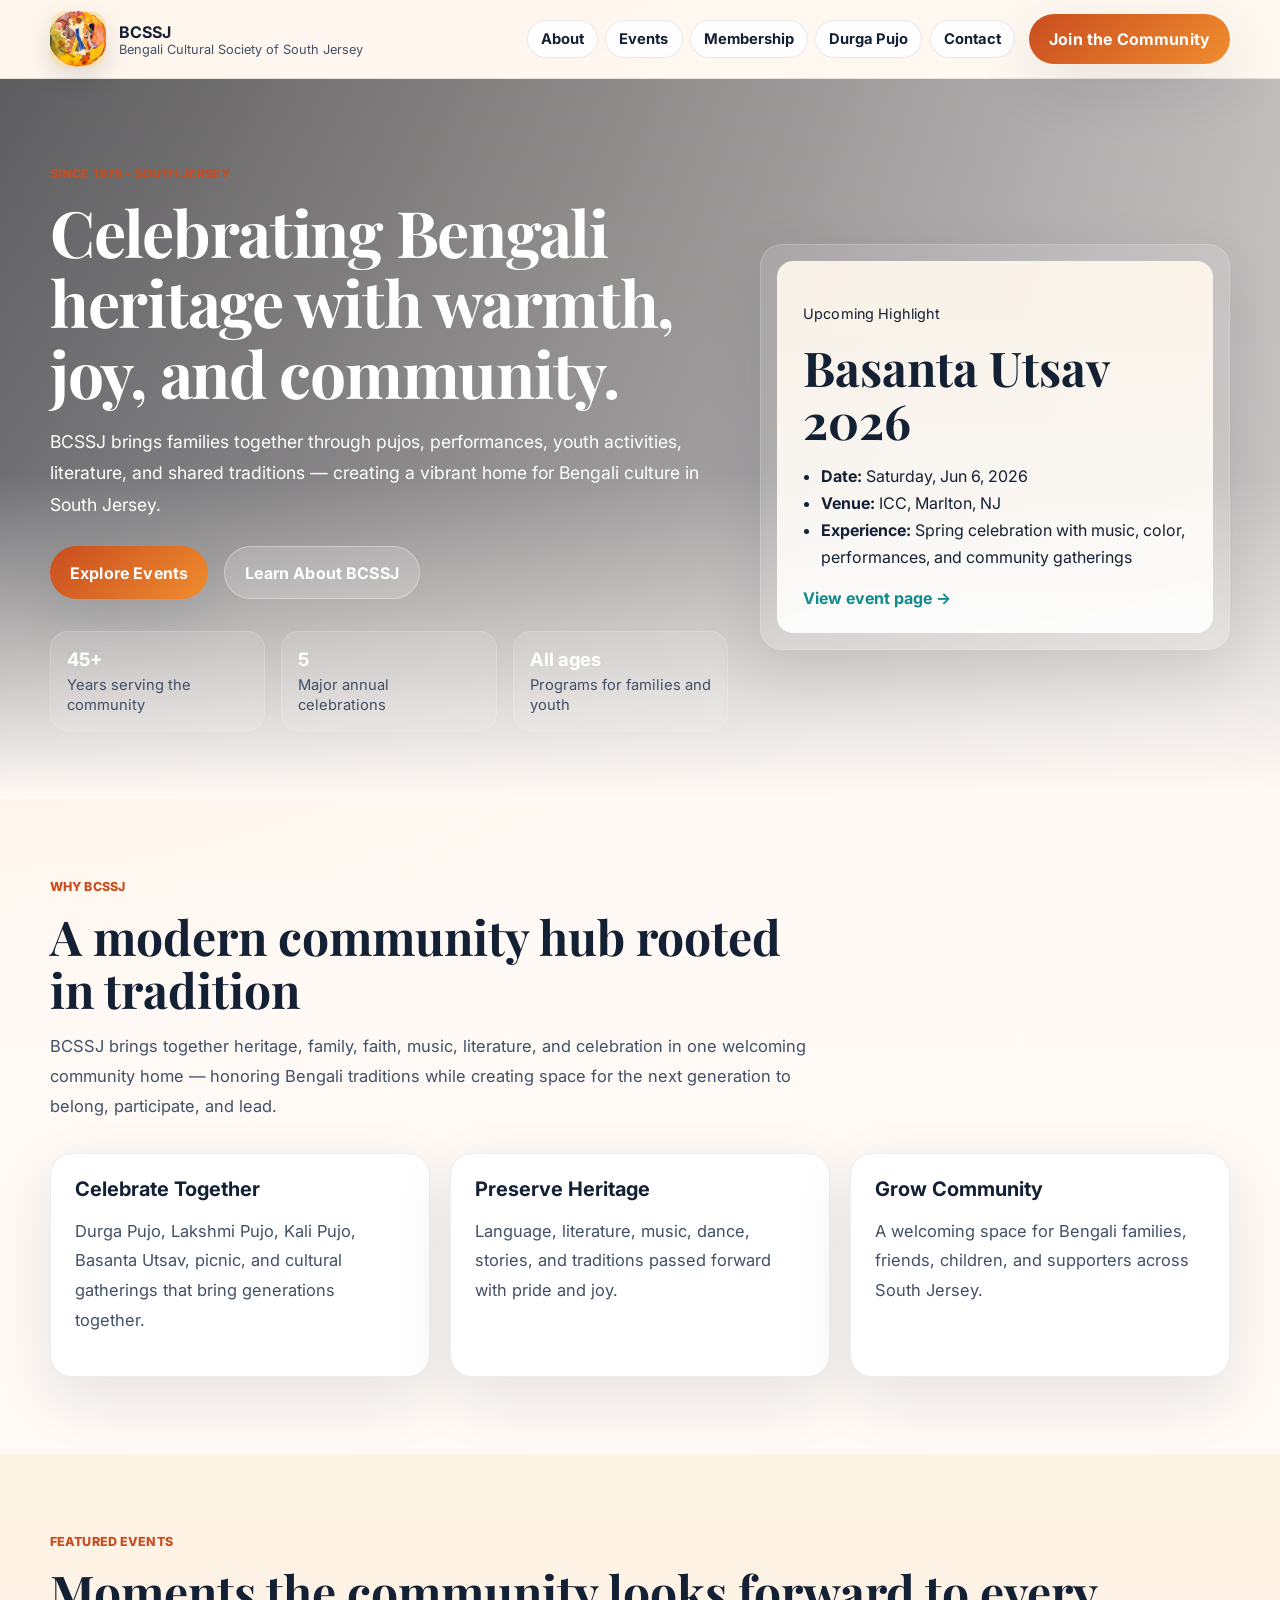
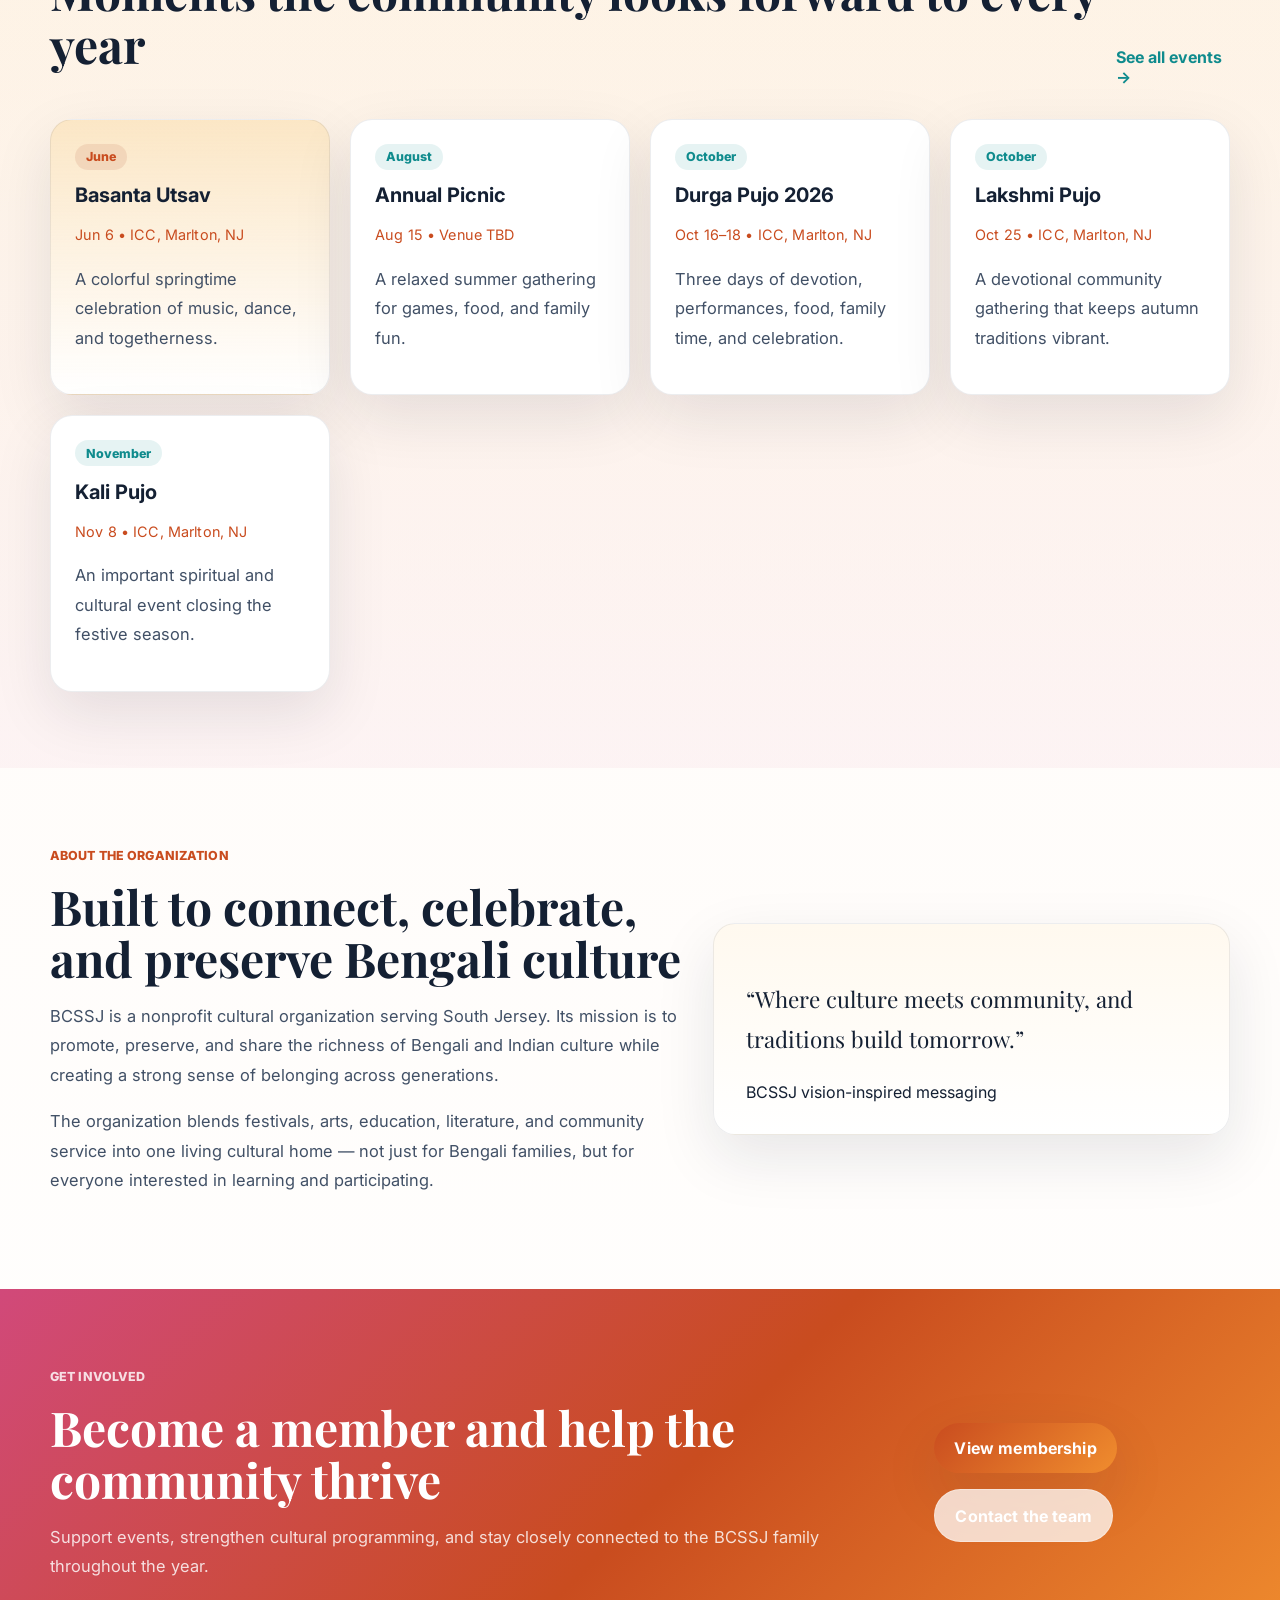
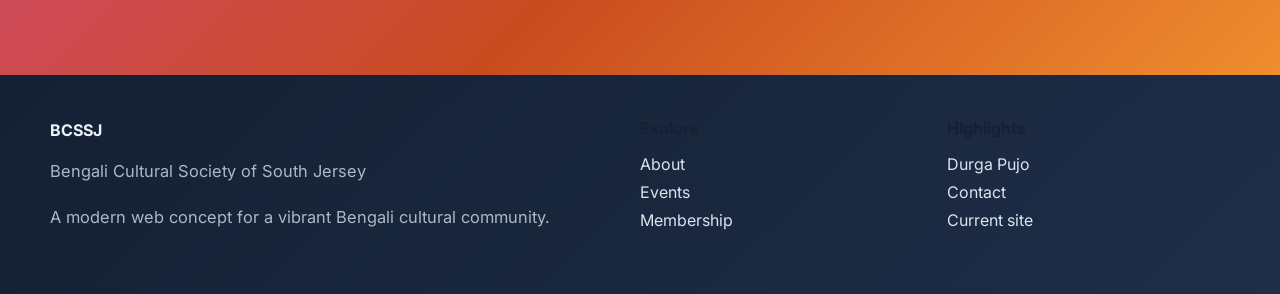
<file: index.html>
<!DOCTYPE html>
<html lang="en">
<head>
  <meta charset="UTF-8" />
  <meta name="viewport" content="width=device-width, initial-scale=1.0" />
  <title>BCSSJ | Bengali Cultural Society of South Jersey</title>
  <meta name="description" content="A modern website concept for the Bengali Cultural Society of South Jersey — celebrating culture, community, and connection across generations." />
  <link rel="preconnect" href="https://fonts.googleapis.com">
  <link rel="preconnect" href="https://fonts.gstatic.com" crossorigin>
  <link href="https://fonts.googleapis.com/css2?family=Inter:wght@400;500;600;700;800&family=Playfair+Display:wght@600;700&display=swap" rel="stylesheet">
  <link rel="stylesheet" href="css/styles.css" />
</head>
<body>
  <header class="site-header">
    <div class="container nav-wrap">
      <a class="brand" href="index.html">
        <img class="brand-logo" src="assets/bcs-2026-2028-logo.jpeg" alt="BCSSJ logo" />
        <div>
          <strong>BCSSJ</strong>
          <span>Bengali Cultural Society of South Jersey</span>
        </div>
      </a>
      <div class="header-actions">
        <nav class="header-inline-nav">
          <a href="about.html">About</a>
          <a href="events.html">Events</a>
          <a href="membership.html">Membership</a>
          <a href="festival.html">Durga Pujo</a>
          <a href="contact.html">Contact</a>
        </nav>
        <a class="button button-primary desktop-cta" href="membership.html">Join the Community</a>
        
      </div>
      
    </div>
  </header>

  <main>
    <section class="hero hero-photo" style="--hero-image: url('https://images.unsplash.com/photo-1513151233558-d860c5398176?auto=format&fit=crop&w=1600&q=80');">
      <div class="container hero-grid">
        <div class="hero-copy">
          <p class="eyebrow">Since 1978 • South Jersey</p>
          <h1>Celebrating Bengali heritage with warmth, joy, and community.</h1>
          <p class="hero-text">BCSSJ brings families together through pujos, performances, youth activities, literature, and shared traditions — creating a vibrant home for Bengali culture in South Jersey.</p>
          <div class="hero-actions">
            <a class="button button-primary" href="events.html">Explore Events</a>
            <a class="button button-secondary" href="about.html">Learn About BCSSJ</a>
          </div>
          <div class="hero-stats">
            <div><strong>45+</strong><span>Years serving the community</span></div>
            <div><strong>5</strong><span>Major annual celebrations</span></div>
            <div><strong>All ages</strong><span>Programs for families and youth</span></div>
          </div>
        </div>
        <div class="hero-card">
          <div class="hero-card-inner">
            <p class="card-label">Upcoming Highlight</p>
            <h2>Basanta Utsav 2026</h2>
            <ul>
              <li><strong>Date:</strong> Saturday, Jun 6, 2026</li>
              <li><strong>Venue:</strong> ICC, Marlton, NJ</li>
              <li><strong>Experience:</strong> Spring celebration with music, color, performances, and community gatherings</li>
            </ul>
            <a class="text-link" href="basanta-utsav.html">View event page →</a>
          </div>
        </div>
      </div>
    </section>

    <section class="section">
      <div class="container">
        <div class="section-heading">
          <p class="eyebrow">Why BCSSJ</p>
          <h2>A modern community hub rooted in tradition</h2>
          <p>BCSSJ brings together heritage, family, faith, music, literature, and celebration in one welcoming community home — honoring Bengali traditions while creating space for the next generation to belong, participate, and lead.</p>
        </div>
        <div class="feature-grid">
          <article class="feature-card">
            <h3>Celebrate Together</h3>
            <p>Durga Pujo, Lakshmi Pujo, Kali Pujo, Basanta Utsav, picnic, and cultural gatherings that bring generations together.</p>
          </article>
          <article class="feature-card">
            <h3>Preserve Heritage</h3>
            <p>Language, literature, music, dance, stories, and traditions passed forward with pride and joy.</p>
          </article>
          <article class="feature-card">
            <h3>Grow Community</h3>
            <p>A welcoming space for Bengali families, friends, children, and supporters across South Jersey.</p>
          </article>
        </div>
      </div>
    </section>

    <section class="section section-alt">
      <div class="container">
        <div class="section-heading split">
          <div>
            <p class="eyebrow">Featured Events</p>
            <h2>Moments the community looks forward to every year</h2>
          </div>
          <a class="text-link" href="events.html">See all events →</a>
        </div>
        <div class="event-grid">
          <a class="event-card-link" href="basanta-utsav.html">
            <article class="event-card highlight">
              <span class="pill">June</span>
              <h3>Basanta Utsav</h3>
              <p class="meta">Jun 6 • ICC, Marlton, NJ</p>
              <p>A colorful springtime celebration of music, dance, and togetherness.</p>
            </article>
          </a>
          <a class="event-card-link" href="picnic-2026.html">
            <article class="event-card">
              <span class="pill subtle">August</span>
              <h3>Annual Picnic</h3>
              <p class="meta">Aug 15 • Venue TBD</p>
              <p>A relaxed summer gathering for games, food, and family fun.</p>
            </article>
          </a>
          <a class="event-card-link" href="durga-pujo-2026.html">
            <article class="event-card">
              <span class="pill subtle">October</span>
              <h3>Durga Pujo 2026</h3>
              <p class="meta">Oct 16–18 • ICC, Marlton, NJ</p>
              <p>Three days of devotion, performances, food, family time, and celebration.</p>
            </article>
          </a>
          <a class="event-card-link" href="lakshmi-pujo-2026.html">
            <article class="event-card">
              <span class="pill subtle">October</span>
              <h3>Lakshmi Pujo</h3>
              <p class="meta">Oct 25 • ICC, Marlton, NJ</p>
              <p>A devotional community gathering that keeps autumn traditions vibrant.</p>
            </article>
          </a>
          <a class="event-card-link" href="kali-pujo-2026.html">
            <article class="event-card">
              <span class="pill subtle">November</span>
              <h3>Kali Pujo</h3>
              <p class="meta">Nov 8 • ICC, Marlton, NJ</p>
              <p>An important spiritual and cultural event closing the festive season.</p>
            </article>
          </a>
        </div>
      </div>
    </section>

    <section class="section">
      <div class="container two-column">
        <div>
          <p class="eyebrow">About the organization</p>
          <h2>Built to connect, celebrate, and preserve Bengali culture</h2>
          <p>BCSSJ is a nonprofit cultural organization serving South Jersey. Its mission is to promote, preserve, and share the richness of Bengali and Indian culture while creating a strong sense of belonging across generations.</p>
          <p>The organization blends festivals, arts, education, literature, and community service into one living cultural home — not just for Bengali families, but for everyone interested in learning and participating.</p>
        </div>
        <div class="quote-card">
          <p>“Where culture meets community, and traditions build tomorrow.”</p>
          <span>BCSSJ vision-inspired messaging</span>
        </div>
      </div>
    </section>

    <section class="section cta-band">
      <div class="container cta-band-inner">
        <div>
          <p class="eyebrow">Get involved</p>
          <h2>Become a member and help the community thrive</h2>
          <p>Support events, strengthen cultural programming, and stay closely connected to the BCSSJ family throughout the year.</p>
        </div>
        <div class="cta-actions">
          <a class="button button-primary" href="membership.html">View membership</a>
          <a class="button button-secondary light" href="contact.html">Contact the team</a>
        </div>
      </div>
    </section>
  </main>

  <footer class="site-footer">
    <div class="container footer-grid">
      <div>
        <strong>BCSSJ</strong>
        <p>Bengali Cultural Society of South Jersey</p>
        <p>A modern web concept for a vibrant Bengali cultural community.</p>
      </div>
      <div>
        <h4>Explore</h4>
        <a href="about.html">About</a>
        <a href="events.html">Events</a>
        <a href="membership.html">Membership</a>
      </div>
      <div>
        <h4>Highlights</h4>
        <a href="festival.html">Durga Pujo</a>
        <a href="contact.html">Contact</a>
        <a href="https://bcssj.org/" target="_blank" rel="noreferrer">Current site</a>
      </div>
    </div>
  </footer>
  <script src="js/site.js"></script>
</body>
</html>
</file>
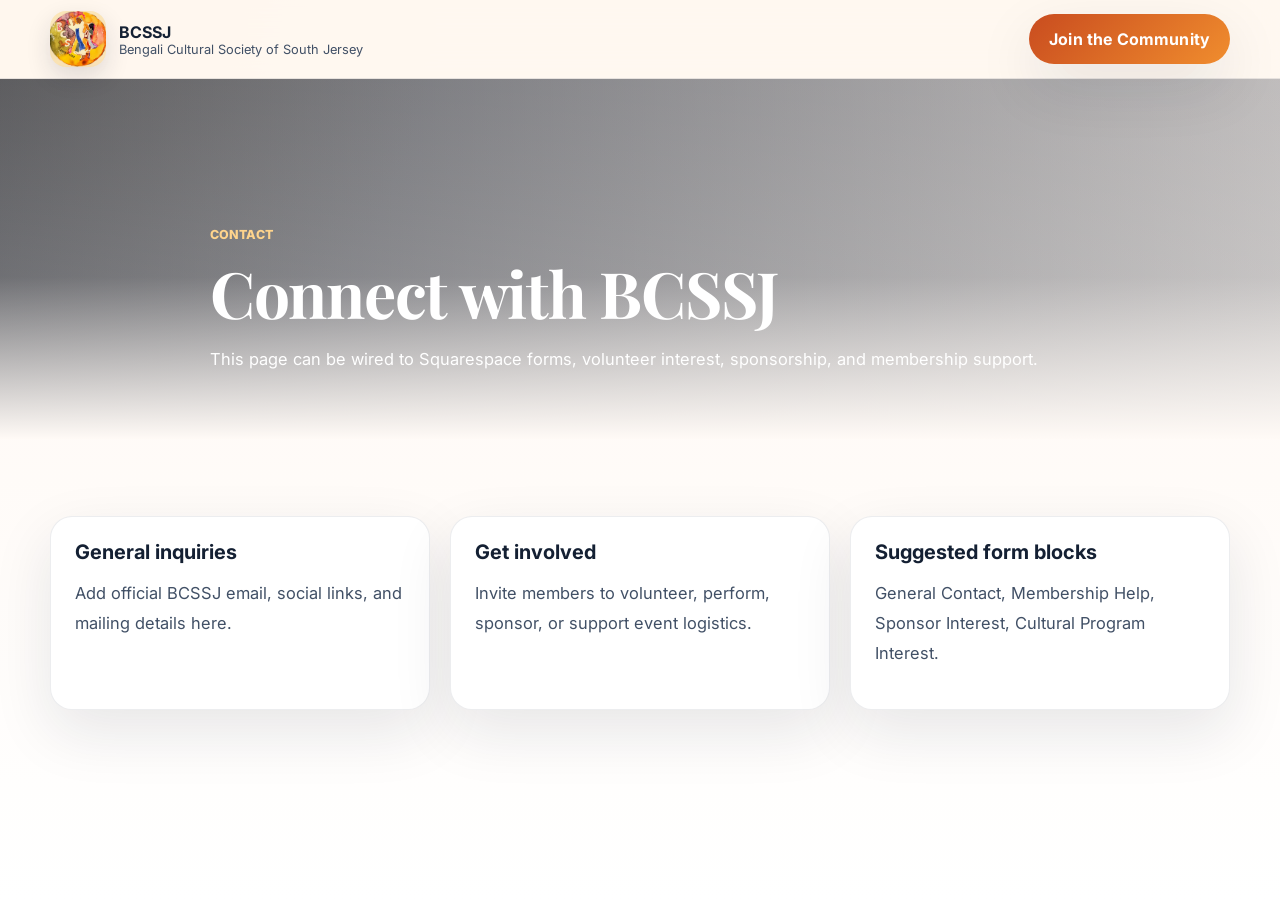
<file: contact.html>
<!DOCTYPE html>
<html lang="en">
<head>
  <meta charset="UTF-8" />
  <meta name="viewport" content="width=device-width, initial-scale=1.0" />
  <title>Contact BCSSJ</title>
  <link rel="preconnect" href="https://fonts.googleapis.com">
  <link rel="preconnect" href="https://fonts.gstatic.com" crossorigin>
  <link href="https://fonts.googleapis.com/css2?family=Inter:wght@400;500;600;700;800&family=Playfair+Display:wght@600;700&display=swap" rel="stylesheet">
  <link rel="stylesheet" href="css/styles.css" />
</head>
<body>
  <header class="site-header">
    <div class="container nav-wrap">
      <a class="brand" href="index.html"><img class="brand-logo" src="assets/bcs-2026-2028-logo.jpeg" alt="BCSSJ logo" /><div><strong>BCSSJ</strong><span>Bengali Cultural Society of South Jersey</span></div></a>
      <div class="header-actions">
        <a class="button button-primary desktop-cta" href="membership.html">Join the Community</a>
        <button class="menu-toggle" type="button" aria-label="Open navigation menu" aria-expanded="false" aria-controls="site-menu">
          <span class="menu-toggle-label">Menu</span>
          <span class="menu-toggle-bars"><span></span><span></span><span></span></span>
        </button>
      </div>
      <nav class="site-nav" id="site-menu">
        <div class="site-nav-panel">
          <a href="about.html">About</a>
          <a href="events.html">Events</a>
          <a href="membership.html">Membership</a>
          <a href="festival.html">Durga Pujo</a>
          <a href="contact.html" class="active">Contact</a>
          <a class="button button-primary mobile-cta" href="membership.html">Join the Community</a>
        </div>
      </nav>
    </div>
  </header>

  <main class="page-shell">
    <section class="page-hero hero-photo-subpage" style="--hero-image: url('https://images.unsplash.com/photo-1529156069898-49953e39b3ac?auto=format&fit=crop&w=1600&q=80');">
      <div class="container narrow">
        <p class="eyebrow">Contact</p>
        <h1>Connect with BCSSJ</h1>
        <p>This page can be wired to Squarespace forms, volunteer interest, sponsorship, and membership support.</p>
      </div>
    </section>

    <section class="section">
      <div class="container contact-grid">
        <div class="info-card">
          <h3>General inquiries</h3>
          <p>Add official BCSSJ email, social links, and mailing details here.</p>
        </div>
        <div class="info-card">
          <h3>Get involved</h3>
          <p>Invite members to volunteer, perform, sponsor, or support event logistics.</p>
        </div>
        <div class="info-card">
          <h3>Suggested form blocks</h3>
          <p>General Contact, Membership Help, Sponsor Interest, Cultural Program Interest.</p>
        </div>
      </div>
    </section>
  </main>
  <script src="js/site.js"></script>
</body>
</html>
</file>
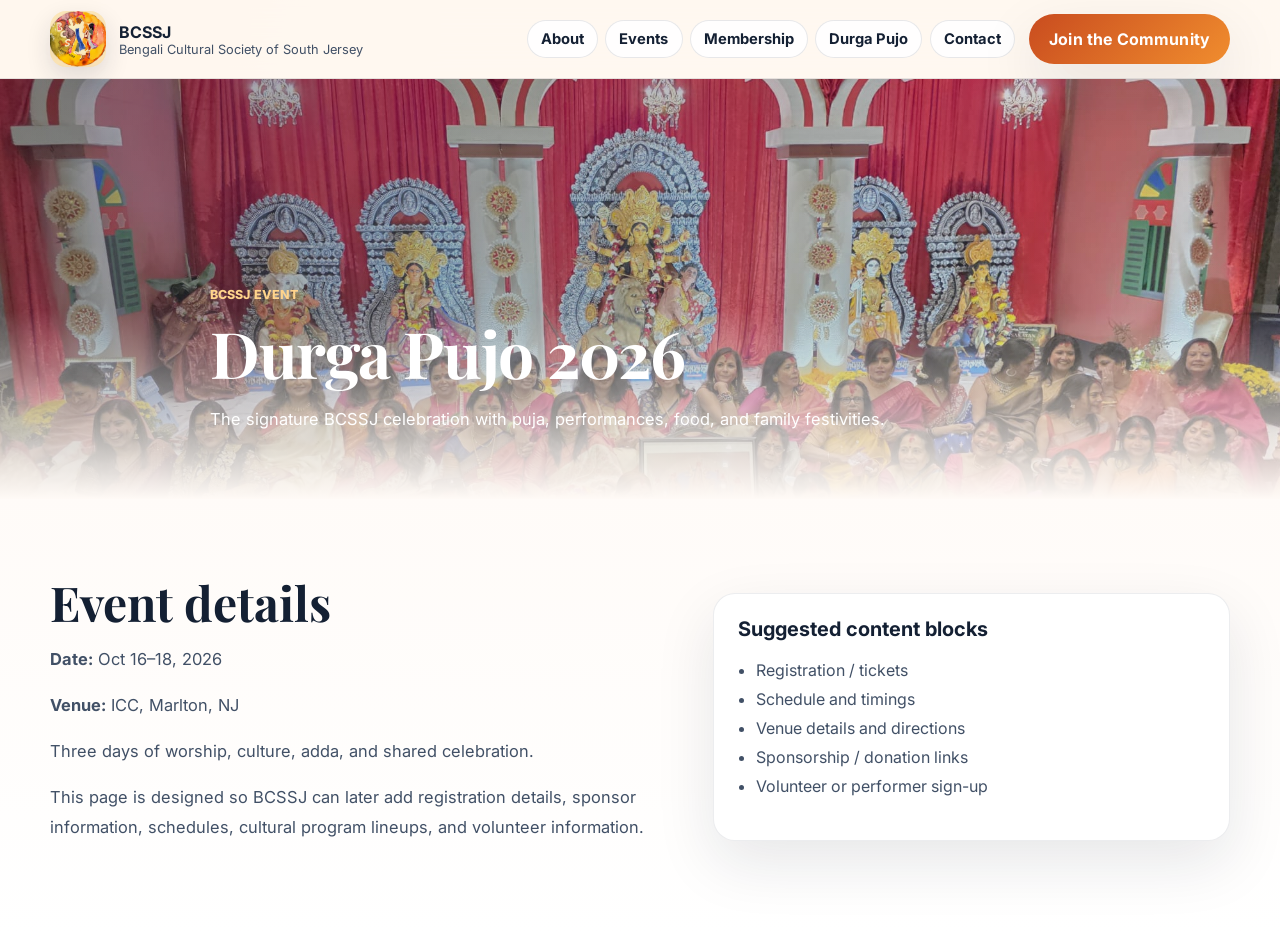
<file: durga-pujo-2026.html>
<!DOCTYPE html>
<html lang="en">
<head>
  <meta charset="UTF-8" />
  <meta name="viewport" content="width=device-width, initial-scale=1.0" />
  <title>Durga Pujo 2026</title>
  <link rel="preconnect" href="https://fonts.googleapis.com">
  <link rel="preconnect" href="https://fonts.gstatic.com" crossorigin>
  <link href="https://fonts.googleapis.com/css2?family=Inter:wght@400;500;600;700;800&family=Playfair+Display:wght@600;700&display=swap" rel="stylesheet">
  <link rel="stylesheet" href="css/styles.css" />
</head>
<body>
  <header class="site-header">
    <div class="container nav-wrap">
      <a class="brand" href="index.html"><img class="brand-logo" src="assets/bcs-2026-2028-logo.jpeg" alt="BCSSJ logo" /><div><strong>BCSSJ</strong><span>Bengali Cultural Society of South Jersey</span></div></a>
      <div class="header-actions">
        <nav class="header-inline-nav">
          <a href="about.html">About</a>
          <a href="events.html">Events</a>
          <a href="membership.html">Membership</a>
          <a href="festival.html">Durga Pujo</a>
          <a href="contact.html">Contact</a>
        </nav>
        <a class="button button-primary desktop-cta" href="membership.html">Join the Community</a>
        
      </div>
      
    </div>
  </header>

  <main class="page-shell">
    <section class="page-hero hero-photo-subpage durga-hero">
      <img class="durga-hero-bg" src="assets/DurgaPujo-1.jpeg" alt="Durga Pujo celebration background" />
      <div class="container narrow">
        <p class="eyebrow">BCSSJ Event</p>
        <h1>Durga Pujo 2026</h1>
        <p>The signature BCSSJ celebration with puja, performances, food, and family festivities.</p>
      </div>
    </section>

    <section class="section">
      <div class="container two-column">
        <div class="content-flow">
          <h2>Event details</h2>
          <p><strong>Date:</strong> Oct 16–18, 2026</p>
          <p><strong>Venue:</strong> ICC, Marlton, NJ</p>
          <p>Three days of worship, culture, adda, and shared celebration.</p>
          <p>This page is designed so BCSSJ can later add registration details, sponsor information, schedules, cultural program lineups, and volunteer information.</p>
        </div>
        <div class="info-card">
          <h3>Suggested content blocks</h3>
          <ul class="check-list">
            <li>Registration / tickets</li>
            <li>Schedule and timings</li>
            <li>Venue details and directions</li>
            <li>Sponsorship / donation links</li>
            <li>Volunteer or performer sign-up</li>
          </ul>
        </div>
      </div>
    </section>
  </main>
  <script src="js/site.js"></script>
</body>
</html>
</file>
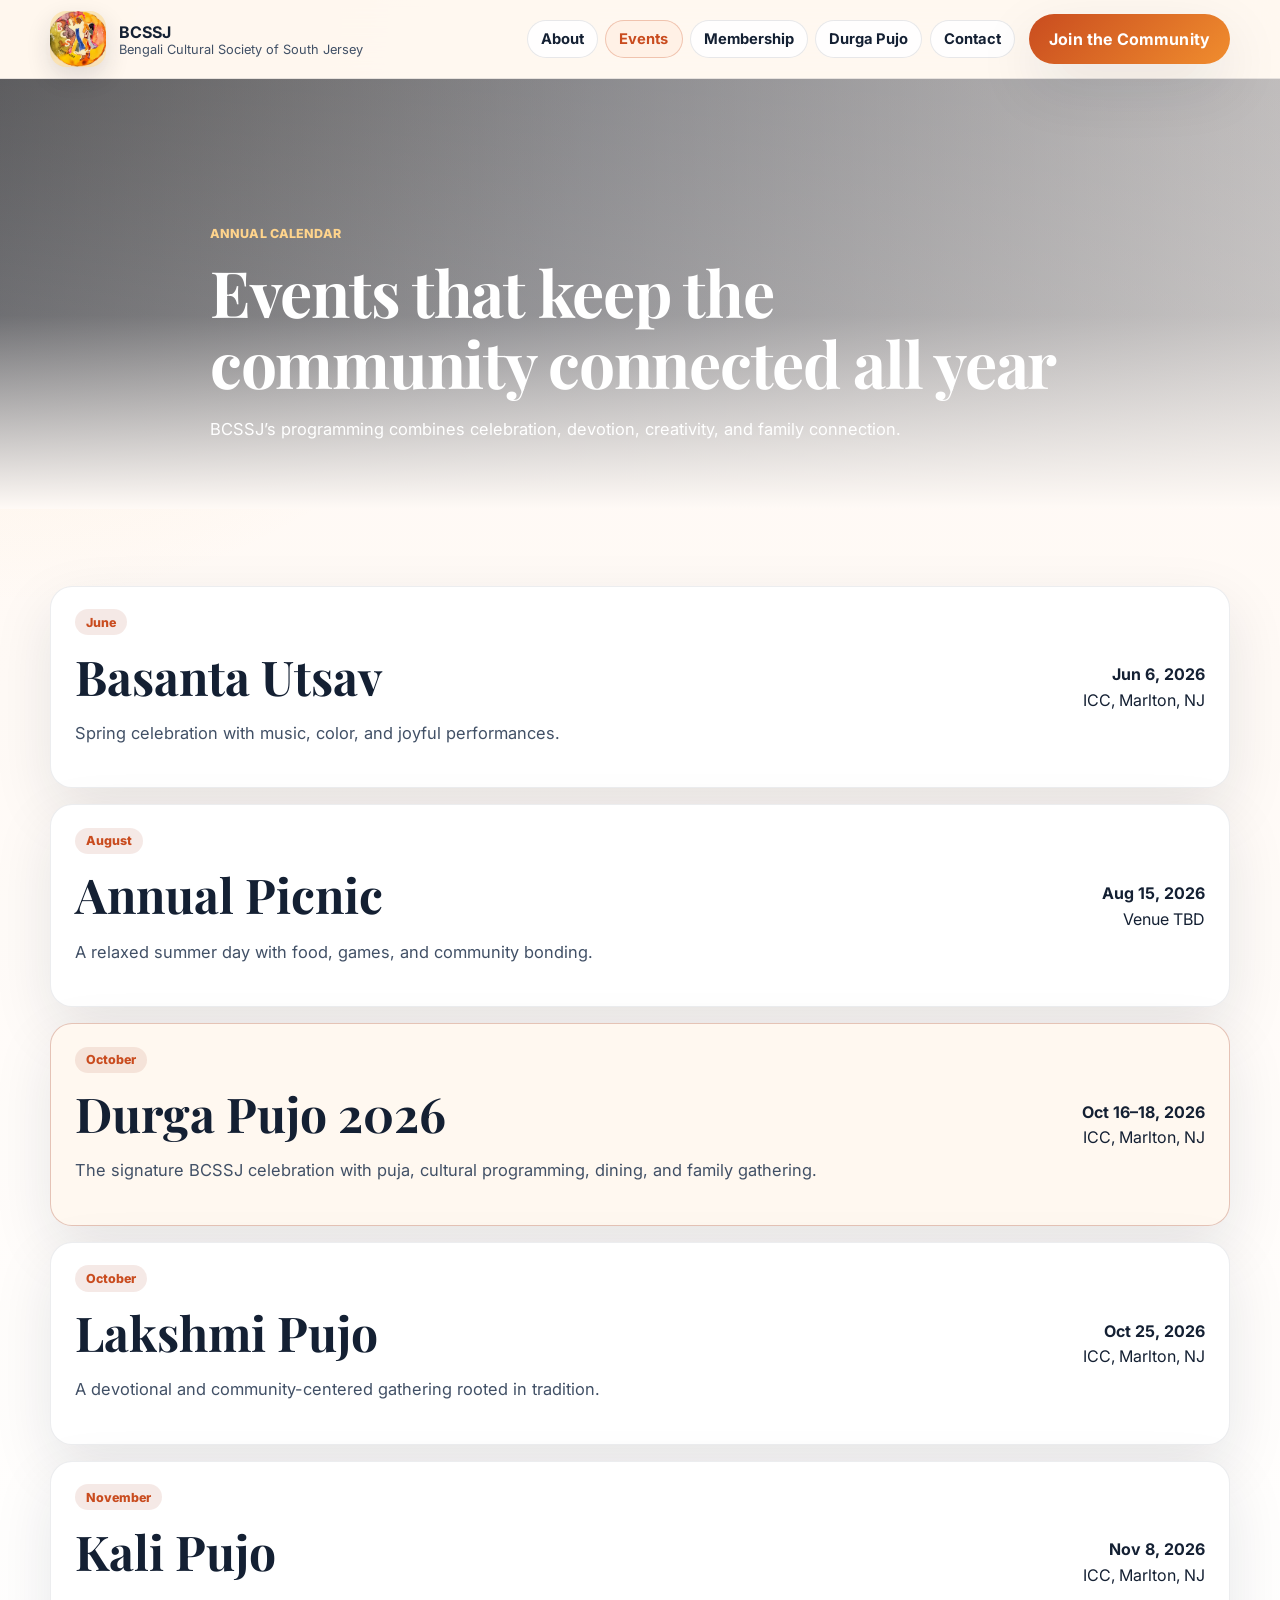
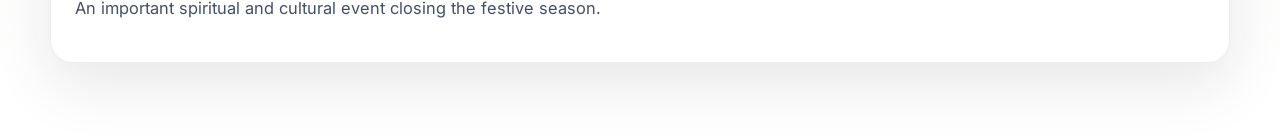
<file: events.html>
<!DOCTYPE html>
<html lang="en">
<head>
  <meta charset="UTF-8" />
  <meta name="viewport" content="width=device-width, initial-scale=1.0" />
  <title>BCSSJ Events</title>
  <link rel="preconnect" href="https://fonts.googleapis.com">
  <link rel="preconnect" href="https://fonts.gstatic.com" crossorigin>
  <link href="https://fonts.googleapis.com/css2?family=Inter:wght@400;500;600;700;800&family=Playfair+Display:wght@600;700&display=swap" rel="stylesheet">
  <link rel="stylesheet" href="css/styles.css" />
</head>
<body>
  <header class="site-header">
    <div class="container nav-wrap">
      <a class="brand" href="index.html"><img class="brand-logo" src="assets/bcs-2026-2028-logo.jpeg" alt="BCSSJ logo" /><div><strong>BCSSJ</strong><span>Bengali Cultural Society of South Jersey</span></div></a>
      <div class="header-actions">
        <nav class="header-inline-nav">
          <a href="about.html">About</a>
          <a href="events.html" class="active">Events</a>
          <a href="membership.html">Membership</a>
          <a href="festival.html">Durga Pujo</a>
          <a href="contact.html">Contact</a>
        </nav>
        <a class="button button-primary desktop-cta" href="membership.html">Join the Community</a>
        
      </div>
      
    </div>
  </header>

  <main class="page-shell">
    <section class="page-hero hero-photo-subpage" style="--hero-image: url('https://images.unsplash.com/photo-1505236858219-8359eb29e329?auto=format&fit=crop&w=1600&q=80');">
      <div class="container narrow">
        <p class="eyebrow">Annual calendar</p>
        <h1>Events that keep the community connected all year</h1>
        <p>BCSSJ’s programming combines celebration, devotion, creativity, and family connection.</p>
      </div>
    </section>

    <section class="section">
      <div class="container event-listing">
        <article class="listing-card"><div><span class="pill">June</span><h2>Basanta Utsav</h2><p>Spring celebration with music, color, and joyful performances.</p></div><div class="listing-meta"><strong>Jun 6, 2026</strong><span>ICC, Marlton, NJ</span></div></article>
        <article class="listing-card"><div><span class="pill">August</span><h2>Annual Picnic</h2><p>A relaxed summer day with food, games, and community bonding.</p></div><div class="listing-meta"><strong>Aug 15, 2026</strong><span>Venue TBD</span></div></article>
        <article class="listing-card featured"><div><span class="pill">October</span><h2>Durga Pujo 2026</h2><p>The signature BCSSJ celebration with puja, cultural programming, dining, and family gathering.</p></div><div class="listing-meta"><strong>Oct 16–18, 2026</strong><span>ICC, Marlton, NJ</span></div></article>
        <article class="listing-card"><div><span class="pill">October</span><h2>Lakshmi Pujo</h2><p>A devotional and community-centered gathering rooted in tradition.</p></div><div class="listing-meta"><strong>Oct 25, 2026</strong><span>ICC, Marlton, NJ</span></div></article>
        <article class="listing-card"><div><span class="pill">November</span><h2>Kali Pujo</h2><p>An important spiritual and cultural event closing the festive season.</p></div><div class="listing-meta"><strong>Nov 8, 2026</strong><span>ICC, Marlton, NJ</span></div></article>
      </div>
    </section>
  </main>
  <script src="js/site.js"></script>
</body>
</html>
</file>
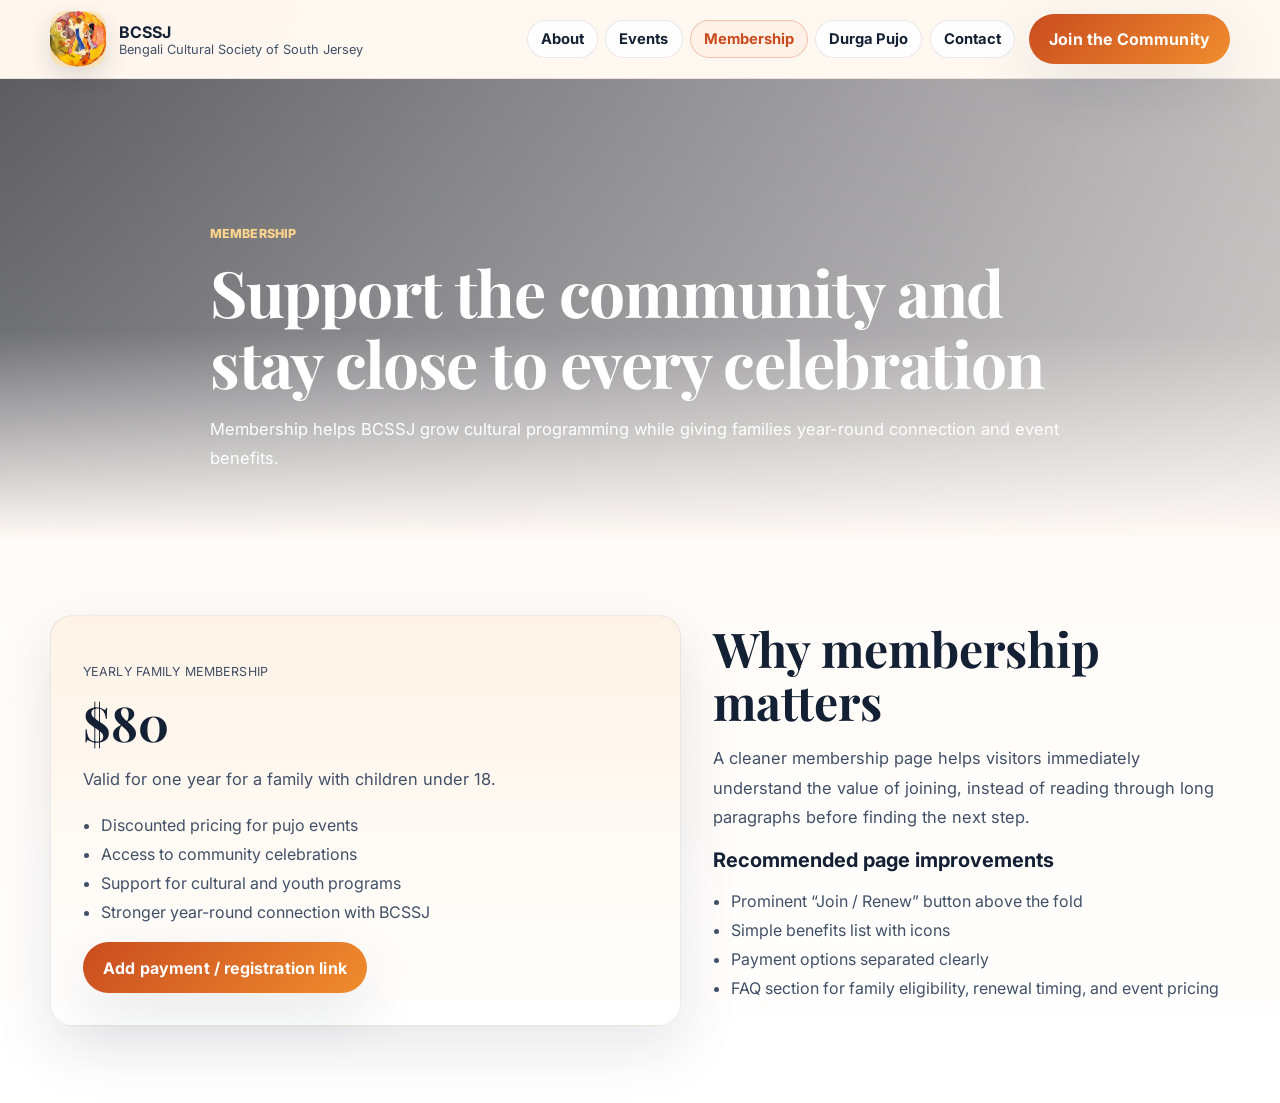
<file: membership.html>
<!DOCTYPE html>
<html lang="en">
<head>
  <meta charset="UTF-8" />
  <meta name="viewport" content="width=device-width, initial-scale=1.0" />
  <title>BCSSJ Membership</title>
  <link rel="preconnect" href="https://fonts.googleapis.com">
  <link rel="preconnect" href="https://fonts.gstatic.com" crossorigin>
  <link href="https://fonts.googleapis.com/css2?family=Inter:wght@400;500;600;700;800&family=Playfair+Display:wght@600;700&display=swap" rel="stylesheet">
  <link rel="stylesheet" href="css/styles.css" />
</head>
<body>
  <header class="site-header">
    <div class="container nav-wrap">
      <a class="brand" href="index.html"><img class="brand-logo" src="assets/bcs-2026-2028-logo.jpeg" alt="BCSSJ logo" /><div><strong>BCSSJ</strong><span>Bengali Cultural Society of South Jersey</span></div></a>
      <div class="header-actions">
        <nav class="header-inline-nav">
          <a href="about.html">About</a>
          <a href="events.html">Events</a>
          <a href="membership.html" class="active">Membership</a>
          <a href="festival.html">Durga Pujo</a>
          <a href="contact.html">Contact</a>
        </nav>
        <a class="button button-primary desktop-cta" href="membership.html">Join the Community</a>
        
      </div>
      
    </div>
  </header>

  <main class="page-shell">
    <section class="page-hero hero-photo-subpage" style="--hero-image: url('https://images.unsplash.com/photo-1511632765486-a01980e01a18?auto=format&fit=crop&w=1600&q=80');">
      <div class="container narrow">
        <p class="eyebrow">Membership</p>
        <h1>Support the community and stay close to every celebration</h1>
        <p>Membership helps BCSSJ grow cultural programming while giving families year-round connection and event benefits.</p>
      </div>
    </section>

    <section class="section">
      <div class="container two-column">
        <div class="pricing-card">
          <p class="pricing-label">Yearly Family Membership</p>
          <h2>$80</h2>
          <p>Valid for one year for a family with children under 18.</p>
          <ul class="check-list">
            <li>Discounted pricing for pujo events</li>
            <li>Access to community celebrations</li>
            <li>Support for cultural and youth programs</li>
            <li>Stronger year-round connection with BCSSJ</li>
          </ul>
          <a class="button button-primary" href="#">Add payment / registration link</a>
        </div>
        <div class="content-flow">
          <h2>Why membership matters</h2>
          <p>A cleaner membership page helps visitors immediately understand the value of joining, instead of reading through long paragraphs before finding the next step.</p>
          <h3>Recommended page improvements</h3>
          <ul class="check-list">
            <li>Prominent “Join / Renew” button above the fold</li>
            <li>Simple benefits list with icons</li>
            <li>Payment options separated clearly</li>
            <li>FAQ section for family eligibility, renewal timing, and event pricing</li>
          </ul>
        </div>
      </div>
    </section>
  </main>
  <script src="js/site.js"></script>
</body>
</html>
</file>
<file: css/styles.css>
:root {
  --bg: #fff8f0;
  --surface: #ffffff;
  --surface-alt: #fff0de;
  --text: #142033;
  --muted: #415066;
  --primary: #c94c1f;
  --primary-dark: #9f3412;
  --accent: #f4b63d;
  --accent-strong: #f08d2e;
  --teal: #0f8b8d;
  --rose: #d1497a;
  --border: rgba(20, 32, 51, 0.10);
  --shadow: 0 22px 60px rgba(20, 32, 51, 0.10);
  --radius: 22px;
  --container: 1180px;
}


* { box-sizing: border-box; }
html { scroll-behavior: smooth; }
body {
  margin: 0;
  font-family: 'Inter', 'Segoe UI', Arial, sans-serif;
  color: var(--text);
  background:
    radial-gradient(circle at top left, rgba(241,178,74,.18), transparent 28%),
    linear-gradient(180deg, #fff8f3 0%, #fffaf6 40%, #ffffff 100%);
}

a { color: inherit; text-decoration: none; }
.container { width: min(var(--container), calc(100% - 2rem)); margin: 0 auto; }
.narrow { width: min(860px, calc(100% - 2rem)); margin: 0 auto; }

.site-header {
  position: sticky;
  top: 0;
  z-index: 20;
  background: rgba(255, 248, 240, 0.92);
  backdrop-filter: blur(16px);
  border-bottom: 1px solid var(--border);
}

.nav-wrap {
  display: flex;
  align-items: center;
  justify-content: space-between;
  gap: 1.5rem;
  min-height: 78px;
}

.brand {
  display: flex;
  align-items: center;
  gap: .8rem;
}

.brand strong { display: block; font-size: 1rem; }
.brand span:last-child { display: block; font-size: .8rem; color: var(--muted); }
.brand-mark {
  width: 48px;
  height: 48px;
  border-radius: 14px;
  display: grid;
  place-items: center;
  background: linear-gradient(135deg, var(--primary), var(--rose));
  color: #fff;
  font-weight: 800;
  letter-spacing: .06em;
}

.site-nav {
  display: flex;
  align-items: center;
  gap: 1.2rem;
  color: var(--muted);
  font-weight: 500;
}

.site-nav a.active,
.site-nav a:hover,
.text-link:hover { color: var(--primary); }

.button {
  display: inline-flex;
  align-items: center;
  justify-content: center;
  padding: .95rem 1.25rem;
  border-radius: 999px;
  font-weight: 700;
  transition: .2s ease;
}

.button-primary {
  background: linear-gradient(135deg, var(--primary), var(--accent-strong));
  color: #fff;
  box-shadow: var(--shadow);
}

.button-primary:hover { background: linear-gradient(135deg, var(--primary-dark), var(--primary)); transform: translateY(-1px); }
.button-secondary {
  border: 1px solid var(--border);
  background: rgba(255,255,255,.75);
}
.button-secondary.light { border-color: rgba(255,255,255,.3); color: #fff; }

.hero, .page-hero, .festival-hero { padding: 5rem 0 4rem; }
.hero-grid {
  display: grid;
  grid-template-columns: 1.3fr .9fr;
  gap: 2rem;
  align-items: center;
}

.eyebrow {
  margin: 0 0 .75rem;
  color: var(--primary);
  text-transform: uppercase;
  letter-spacing: .12em;
  font-size: .78rem;
  font-weight: 800;
}

h1, h2, h3, h4 {
  margin: 0 0 1rem;
  line-height: 1.1;
}

h1, h2 {
  font-family: 'Playfair Display', serif;
}

h1 { font-size: clamp(2.8rem, 5vw, 4.8rem); }
h2 { font-size: clamp(2rem, 4vw, 3rem); }
h3 { font-size: 1.25rem; }
p { color: var(--muted); line-height: 1.8; font-size: 1.03rem; }

.hero-text { max-width: 62ch; font-size: 1.1rem; }
.hero-actions { display: flex; gap: 1rem; flex-wrap: wrap; margin: 1.6rem 0 2rem; }
.hero-stats {
  display: grid;
  grid-template-columns: repeat(3, 1fr);
  gap: 1rem;
}
.hero-stats div {
  background: rgba(255,255,255,.72);
  border: 1px solid var(--border);
  border-radius: 18px;
  padding: 1rem;
}
.hero-stats strong { display: block; font-size: 1.15rem; margin-bottom: .3rem; }
.hero-stats span { color: var(--muted); font-size: .92rem; }

.hero-card,
.feature-card,
.event-card,
.quote-card,
.info-card,
.pricing-card,
.listing-card {
  background: var(--surface);
  border: 1px solid var(--border);
  box-shadow: var(--shadow);
  border-radius: var(--radius);
}

.hero-card { padding: 1rem; }
.hero-card-inner {
  padding: 1.6rem;
  border-radius: calc(var(--radius) - 6px);
  background: linear-gradient(180deg, #fff4ea 0%, #fffdf9 100%);
}
.card-label, .meta { font-size: .9rem; color: var(--primary); }
.hero-card ul { padding-left: 1.1rem; color: var(--muted); line-height: 1.7; }
.text-link { color: var(--primary-dark); font-weight: 700; }

.section { padding: 4.8rem 0; }
.section-alt { background: linear-gradient(180deg, rgba(244,182,61,0.10), rgba(209,73,122,0.05)); }
.section-heading { margin-bottom: 2rem; max-width: 760px; }
.section-heading.split {
  display: flex;
  align-items: end;
  justify-content: space-between;
  gap: 1rem;
  max-width: none;
}

.feature-grid,
.event-grid,
.info-grid,
.contact-grid {
  display: grid;
  grid-template-columns: repeat(3, 1fr);
  gap: 1.25rem;
}

.event-grid { grid-template-columns: repeat(4, 1fr); }
.feature-card, .event-card, .info-card { padding: 1.5rem; }
.event-card.highlight { background: linear-gradient(180deg, rgba(244,182,61,0.20), rgba(255,255,255,0.96)); }
.pill {
  display: inline-flex;
  align-items: center;
  border-radius: 999px;
  padding: .35rem .7rem;
  background: rgba(163,58,32,.11);
  color: var(--primary);
  font-size: .78rem;
  font-weight: 800;
  margin-bottom: .9rem;
}
.pill.subtle { background: rgba(15,139,141,.10); color: var(--teal); }

.two-column {
  display: grid;
  grid-template-columns: 1.1fr .9fr;
  gap: 2rem;
  align-items: center;
}
.quote-card { padding: 2rem; background: linear-gradient(180deg, #fff9ef, #ffffff); }
.quote-card p { font-size: 1.4rem; color: var(--text); font-family: 'Playfair Display', serif; }

.cta-band {
  background: linear-gradient(135deg, var(--rose) 0%, var(--primary) 52%, var(--accent-strong) 100%);
  color: #fff;
}
.cta-band p { color: rgba(255,255,255,.82); }
.cta-band-inner {
  display: flex;
  justify-content: space-between;
  gap: 2rem;
  align-items: center;
}
.cta-actions { display: flex; gap: 1rem; flex-wrap: wrap; }

.site-footer {
  background: linear-gradient(135deg, #142033, #1e2e48);
  color: #ecf3fb;
  padding: 2.8rem 0;
}
.footer-grid {
  display: grid;
  grid-template-columns: 2fr 1fr 1fr;
  gap: 1.5rem;
}
.site-footer a { display: block; color: #dbe3ef; margin-bottom: .5rem; }
.site-footer p { color: #aab8c8; }

.page-shell { min-height: calc(100vh - 78px); }
.content-flow > * + * { margin-top: 1rem; }
.event-listing { display: grid; gap: 1rem; }
.listing-card {
  display: flex;
  justify-content: space-between;
  gap: 1.5rem;
  padding: 1.4rem 1.5rem;
  align-items: center;
}
.listing-card.featured { border-color: rgba(163,58,32,.28); background: #fff8f0; }
.listing-meta { min-width: 180px; text-align: right; }
.listing-meta strong { display: block; margin-bottom: .35rem; }
.pricing-card { padding: 2rem; background: linear-gradient(180deg, #fff3e7, #ffffff); }
.pricing-label { text-transform: uppercase; letter-spacing: .08em; font-size: .78rem; }
.check-list { padding-left: 1.1rem; color: var(--muted); line-height: 1.8; }
.hero-badges { display: flex; gap: .75rem; flex-wrap: wrap; margin-top: 1.25rem; }
.hero-badges span {
  background: rgba(255,255,255,.72);
  border: 1px solid var(--border);
  padding: .6rem .85rem;
  border-radius: 999px;
  font-weight: 600;
}
.festival-hero {
  background: linear-gradient(180deg, rgba(241,178,74,.18), rgba(255,255,255,0));
}

@media (max-width: 1024px) {
  .hero-grid,
  .two-column,
  .event-grid,
  .feature-grid,
  .info-grid,
  .contact-grid,
  .footer-grid,
  .cta-band-inner {
    grid-template-columns: 1fr;
    display: grid;
  }
  .event-grid { grid-template-columns: 1fr 1fr; }
  .section-heading.split,
  .listing-card,
  .nav-wrap {
    display: block;
  }
  .site-nav { margin: 1rem 0; flex-wrap: wrap; }
  .listing-meta { text-align: left; min-width: 0; }
}

@media (max-width: 720px) {
  .event-grid,
  .hero-stats { grid-template-columns: 1fr; }
  .container, .narrow { width: min(100% - 1.25rem, var(--container)); }
  h1 { font-size: 2.4rem; }
  h2 { font-size: 1.85rem; }
  .button { width: 100%; }
  .hero-actions, .cta-actions { display: grid; }
}


body.menu-open {
  overflow: hidden;
}

body.menu-open main,
body.menu-open .site-footer {
  transform: scale(.985);
  opacity: .42;
  filter: blur(3px);
  transition: transform .3s ease, opacity .3s ease, filter .3s ease;
}

main,
.site-footer {
  transition: transform .3s ease, opacity .3s ease, filter .3s ease;
}

.site-header {
  transition: background .25s ease, box-shadow .25s ease, border-color .25s ease;
}

.site-header.compact {
  background: rgba(255, 248, 240, 0.97);
  box-shadow: 0 16px 40px rgba(20, 32, 51, 0.10);
}

.site-header.compact .nav-wrap {
  min-height: 64px;
}

.site-header.compact .brand-logo {
  width: 44px;
  height: 44px;
  border-radius: 12px;
}

.site-header.compact .brand strong {
  font-size: .96rem;
}

.brand-logo {
  width: 56px;
  height: 56px;
  object-fit: cover;
  border-radius: 16px;
  box-shadow: 0 10px 24px rgba(32, 34, 52, 0.14);
  background: #fff;
  transition: width .25s ease, height .25s ease, border-radius .25s ease, transform .25s ease;
}

.header-actions {
  display: flex;
  align-items: center;
  gap: .9rem;
  margin-left: auto;
}

.menu-toggle {
  position: relative;
  z-index: 40;
  min-width: 118px;
  height: 52px;
  border-radius: 18px;
  border: 1px solid var(--border);
  background: rgba(255,255,255,.92);
  display: inline-flex;
  align-items: center;
  justify-content: space-between;
  gap: .8rem;
  padding: 0 14px 0 16px;
  cursor: pointer;
  box-shadow: var(--shadow);
  transition: transform .2s ease, background .2s ease, box-shadow .2s ease;
}

.menu-toggle:hover {
  transform: translateY(-1px);
}

.menu-toggle-label {
  font-size: .95rem;
  font-weight: 700;
  color: var(--text);
}

.menu-toggle-bars {
  display: inline-flex;
  flex-direction: column;
  justify-content: center;
  gap: 5px;
  width: 22px;
}

.menu-toggle-bars span {
  display: block;
  height: 2px;
  border-radius: 999px;
  background: var(--text);
  transition: .25s ease;
}

.menu-toggle.open {
  background: rgba(255,255,255,.98);
  box-shadow: 0 16px 40px rgba(17, 23, 35, 0.16);
}

.menu-toggle.open .menu-toggle-bars span:nth-child(1) {
  transform: translateY(7px) rotate(45deg);
}

.menu-toggle.open .menu-toggle-bars span:nth-child(2) {
  opacity: 0;
}

.menu-toggle.open .menu-toggle-bars span:nth-child(3) {
  transform: translateY(-7px) rotate(-45deg);
}

.desktop-cta {
  display: inline-flex;
}

.mobile-cta {
  display: none;
}

.site-header .site-nav {
  position: fixed;
  inset: 0;
  z-index: 30;
  background: rgba(17, 23, 35, 0.34);
  backdrop-filter: blur(12px);
  display: flex;
  justify-content: flex-start;
  align-items: flex-start;
  padding: 1rem;
  opacity: 0;
  visibility: hidden;
  pointer-events: none;
  transition: opacity .25s ease, visibility .25s ease;
}

.site-header .site-nav::before {
  content: '';
  position: absolute;
  inset: 0;
}

.site-header .site-nav-panel {
  position: relative;
  z-index: 1;
}

.site-header .site-nav.open {
  opacity: 1;
  visibility: visible;
  pointer-events: auto;
}

.site-header .site-nav {
  --panel-width: min(420px, calc(100vw - 2rem));
  color: var(--text);
  gap: 0;
  flex-direction: column;
  overflow: hidden;
  align-items: flex-start;
}

.site-header .site-nav-panel {
  width: var(--panel-width);
  min-height: min(560px, calc(100vh - 2rem));
  max-height: calc(100vh - 2rem);
  margin-top: 1rem;
  margin-left: 1rem;
  padding: 5rem 1rem 1rem;
  border-radius: 30px;
  background: linear-gradient(180deg, rgba(255,255,255,.985), rgba(255,248,241,.985));
  border: 1px solid rgba(29, 36, 51, 0.08);
  box-shadow: 0 28px 80px rgba(10, 14, 25, 0.18);
  transform: translateY(-18px) scale(.98);
  transform-origin: top left;
  transition: transform .3s ease;
  overflow-y: auto;
}

.site-header .site-nav.open .site-nav-panel {
  transform: translateY(0) scale(1);
}

.site-header .site-nav a {
  display: block;
  width: 100%;
  margin-left: 0;
  padding: 1rem 1.25rem;
  border-radius: 18px;
  font-size: 1.05rem;
  font-weight: 600;
}

.site-header .site-nav a:hover,
.site-header .site-nav a.active {
  background: linear-gradient(90deg, rgba(163,58,32,.16), rgba(241,178,74,.18));
  color: var(--primary);
  box-shadow: inset 4px 0 0 var(--primary);
}

.site-header .site-nav.open a {
  animation: menuFade .28s ease both;
}

.site-header .site-nav a:nth-of-type(2) { animation-delay: .03s; }
.site-header .site-nav a:nth-of-type(3) { animation-delay: .06s; }
.site-header .site-nav a:nth-of-type(4) { animation-delay: .09s; }
.site-header .site-nav a:nth-of-type(5) { animation-delay: .12s; }
.site-header .site-nav a:nth-of-type(6) { animation-delay: .15s; }
.site-header .site-nav a:nth-of-type(7) { animation-delay: .18s; }

.site-header .site-nav .mobile-cta {
  margin-top: .75rem;
  justify-content: center;
}

.site-header .site-nav-panel > a + a {
  margin-top: .2rem;
}

.hero-photo,
.hero-photo-subpage {
  position: relative;
  overflow: hidden;
}

.hero-photo::before,
.hero-photo-subpage::before {
  content: '';
  position: absolute;
  inset: 0;
  background-image: linear-gradient(90deg, rgba(17,23,35,.72), rgba(17,23,35,.28));
  background-size: cover;
  background-position: center;
  transform: scale(1.02);
}

.hero-photo {
  background-image: var(--hero-image);
  background-size: cover;
  background-position: center;
}

.hero-photo-subpage {
  background-image: var(--hero-image);
  background-size: cover;
  background-position: center;
}

.hero-photo::after,
.hero-photo-subpage::after {
  content: '';
  position: absolute;
  inset: 0;
  background: linear-gradient(180deg, rgba(255,250,246,.06) 0%, rgba(255,250,246,.16) 55%, rgba(255,250,246,1) 100%);
}

.hero-photo > *,
.hero-photo-subpage > * {
  position: relative;
  z-index: 1;
}

.hero-photo {
  min-height: 720px;
  display: flex;
  align-items: center;
}

.hero-photo h1,
.hero-photo .hero-text,
.hero-photo .hero-copy,
.hero-photo .hero-stats strong,
.hero-photo .hero-card h2,
.hero-photo .hero-card strong,
.hero-photo-subpage h1,
.hero-photo-subpage p {
  color: #fff;
}

.hero-photo .hero-stats div,
.hero-photo .hero-card {
  background: rgba(255,255,255,.12);
  backdrop-filter: blur(10px);
  border-color: rgba(255,255,255,.18);
}

.hero-photo .hero-card-inner {
  background: linear-gradient(180deg, rgba(255,247,235,.92) 0%, rgba(255,255,255,.90) 100%);
}

.hero-photo .hero-card p,
.hero-photo .hero-card li,
.hero-photo .hero-card h2,
.hero-photo .hero-card strong {
  color: var(--text);
}

.hero-photo .button-secondary {
  background: rgba(255,255,255,.18);
  border-color: rgba(255,255,255,.34);
  color: #fff;
}

.hero-photo-subpage {
  min-height: 360px;
  display: flex;
  align-items: end;
  padding-bottom: 3rem;
}

.hero-photo-subpage .narrow {
  padding-top: 4rem;
}

.hero-photo-subpage .eyebrow {
  color: #ffd48c;
}

@keyframes menuFade {
  from {
    opacity: 0;
    transform: translateY(-8px);
  }
  to {
    opacity: 1;
    transform: translateY(0);
  }
}

@media (max-width: 1024px) {
  .desktop-cta { display: none; }
  .mobile-cta { display: inline-flex; }
  .site-header .site-nav-panel {
    width: min(100%, calc(100vw - 2rem));
  }
  .hero-photo {
    min-height: auto;
    padding: 4.5rem 0 3rem;
  }
}

@media (max-width: 720px) {
  .brand span:last-child { display: none; }
  .brand-logo {
    width: 46px;
    height: 46px;
    border-radius: 14px;
  }
  .site-header.compact .brand-logo {
    width: 40px;
    height: 40px;
    border-radius: 12px;
  }
  .menu-toggle {
    min-width: 102px;
    height: 48px;
    padding: 0 12px 0 14px;
  }
  .menu-toggle-label {
    font-size: .9rem;
  }
  .site-header .site-nav {
    padding: .75rem;
  }
  .site-header .site-nav-panel {
    margin-top: .75rem;
    margin-left: .75rem;
    min-height: calc(100vh - 1.5rem);
    border-radius: 24px;
    padding: 4.5rem .75rem .75rem;
  }
  .site-header .site-nav a {
    padding: .95rem 1rem;
  }
  .hero-photo-subpage {
    min-height: 300px;
  }
}


.photo-grid {
  display: grid;
  grid-template-columns: 1.1fr .9fr;
  gap: 1.25rem;
  align-items: stretch;
}

.photo-card {
  margin: 0;
  border-radius: 24px;
  overflow: hidden;
  background: #fff;
  border: 1px solid var(--border);
  box-shadow: var(--shadow);
  min-height: 320px;
}

.photo-card.tall {
  min-height: 520px;
}

.photo-card img {
  width: 100%;
  height: 100%;
  object-fit: cover;
  display: block;
}

@media (max-width: 720px) {
  .photo-grid {
    grid-template-columns: 1fr;
  }
  .photo-card,
  .photo-card.tall {
    min-height: 280px;
  }
}


/* Fix nav panel visibility above overlay */
.site-header .site-nav-panel {
  position: relative;
  z-index: 2;
}

.site-header .site-nav::before {
  z-index: 0;
}

.site-header .site-nav a,
.site-header .site-nav .mobile-cta {
  position: relative;
  z-index: 3;
  color: var(--text);
}

.site-header .site-nav .mobile-cta {
  display: inline-flex;
}


.hero-image-note {
  margin-top: 1.5rem;
  padding: 1rem 1.1rem;
  border-radius: 18px;
  background: rgba(255,255,255,.14);
  border: 1px solid rgba(255,255,255,.18);
  backdrop-filter: blur(8px);
}

.hero-image-note strong {
  display: block;
  margin-bottom: .45rem;
  color: #fff;
}

.hero-image-note p {
  margin: 0;
  color: rgba(255,255,255,.92);
}


.about-hero {
  background-image: linear-gradient(90deg, rgba(17,23,35,.55), rgba(17,23,35,.18)), url('./assets/about-hero-generated.png') !important;
  background-size: cover !important;
  background-position: center center !important;
  background-repeat: no-repeat !important;
}

.about-hero::before {
  background-image: linear-gradient(90deg, rgba(17,23,35,.36), rgba(17,23,35,.08)) !important;
}


/* Force about hero image render */
.about-hero {
  position: relative;
  min-height: 420px;
}

.about-hero .about-hero-bg {
  position: absolute;
  inset: 0;
  width: 100%;
  height: 100%;
  object-fit: cover;
  object-position: center top;
  z-index: 0;
}

.about-hero::before {
  content: '';
  position: absolute;
  inset: 0;
  background: linear-gradient(90deg, rgba(17,23,35,.45), rgba(17,23,35,.12)) !important;
  z-index: 1;
}

.about-hero::after {
  content: '';
  position: absolute;
  inset: 0;
  background: linear-gradient(180deg, rgba(255,250,246,.02) 0%, rgba(255,250,246,.08) 55%, rgba(255,250,246,1) 100%);
  z-index: 1;
}

.about-hero > * {
  position: relative;
  z-index: 2;
}


.feature-card h3,
.event-card h3,
.info-card h3,
.listing-card h2,
.pricing-card h2,
.quote-card p,
.site-footer h4 {
  color: var(--text);
}

.hero h1,
.page-hero h1,
.festival-hero h1 {
  letter-spacing: -0.02em;
}

.site-nav a,
.site-header .site-nav a,
.button,
.meta,
.card-label,
.pricing-label,
.eyebrow {
  letter-spacing: 0.01em;
}

.feature-card,
.event-card,
.info-card,
.pricing-card,
.listing-card,
.quote-card,
.hero-card {
  border: 1px solid rgba(20, 32, 51, 0.08);
}

.hero-stats div {
  background: rgba(255,255,255,.82);
}

.text-link {
  color: var(--teal);
}

.text-link:hover {
  color: var(--primary);
}


.event-card-link {
  display: block;
  color: inherit;
}

.event-card-link .event-card {
  height: 100%;
  transition: transform .22s ease, box-shadow .22s ease, border-color .22s ease;
}

.event-card-link:hover .event-card,
.event-card-link:focus-visible .event-card {
  transform: translateY(-4px);
  box-shadow: 0 26px 70px rgba(20, 32, 51, 0.14);
  border-color: rgba(201, 76, 31, 0.26);
}

.event-card-link:focus-visible {
  outline: none;
}


/* Bulletproof nav interactions */
.site-header .site-nav {
  z-index: 1000 !important;
}

.site-header .site-nav-panel {
  z-index: 1002 !important;
  pointer-events: auto !important;
}

.site-header .site-nav::before,
.site-header .site-nav::after,
.site-header .site-nav-panel::before,
.site-header .site-nav-panel::after {
  pointer-events: none !important;
}

.site-header .site-nav a {
  position: relative;
  z-index: 1003 !important;
  pointer-events: auto !important;
}


/* Simplified reliable menu panel */
.site-header .site-nav {
  display: none !important;
}

.site-header .site-nav.open {
  display: block !important;
}

.site-header .site-nav-panel {
  display: flex !important;
  flex-direction: column !important;
  gap: .35rem !important;
  position: fixed !important;
  top: 88px !important;
  left: 16px !important;
  width: min(360px, calc(100vw - 32px)) !important;
  min-height: auto !important;
  max-height: calc(100vh - 120px) !important;
  padding: 1rem !important;
  margin: 0 !important;
  border-radius: 24px !important;
  background: rgba(255,255,255,.985) !important;
  border: 1px solid rgba(20, 32, 51, 0.10) !important;
  box-shadow: 0 28px 80px rgba(10, 14, 25, 0.22) !important;
  overflow-y: auto !important;
  z-index: 1002 !important;
  transform: none !important;
}

.site-header .site-nav a {
  display: block !important;
  width: 100% !important;
  margin: 0 !important;
  padding: 1rem 1.05rem !important;
  background: transparent !important;
  color: var(--text) !important;
  border-radius: 16px !important;
  font-size: 1rem !important;
  font-weight: 700 !important;
  text-decoration: none !important;
}

.site-header .site-nav a:hover,
.site-header .site-nav a.active {
  background: linear-gradient(90deg, rgba(201,76,31,.14), rgba(244,182,61,.18)) !important;
  color: var(--primary) !important;
  box-shadow: inset 4px 0 0 var(--primary) !important;
}

.site-header .site-nav .mobile-cta {
  display: inline-flex !important;
  justify-content: center !important;
  margin-top: .5rem !important;
}

.site-header .site-nav::before,
.site-header .site-nav::after {
  content: none !important;
}

@media (max-width: 720px) {
  .site-header .site-nav-panel {
    top: 80px !important;
    left: 12px !important;
    width: calc(100vw - 24px) !important;
    max-height: calc(100vh - 96px) !important;
  }
}


/* Ultra-simple dependable menu */
.site-nav {
  display: none !important;
}

.site-nav.open {
  display: block !important;
}

.site-nav-panel {
  position: fixed !important;
  top: 86px !important;
  left: 16px !important;
  width: min(340px, calc(100vw - 32px)) !important;
  background: #ffffff !important;
  border: 1px solid rgba(20, 32, 51, 0.12) !important;
  border-radius: 20px !important;
  box-shadow: 0 24px 80px rgba(0, 0, 0, 0.18) !important;
  padding: 12px !important;
  z-index: 9999 !important;
}

.site-nav-panel a {
  display: block !important;
  padding: 14px 16px !important;
  margin: 0 !important;
  color: #142033 !important;
  font-weight: 700 !important;
  text-decoration: none !important;
  border-radius: 14px !important;
  background: #ffffff !important;
}

.site-nav-panel a + a {
  margin-top: 6px !important;
}

.site-nav-panel a:hover,
.site-nav-panel a.active {
  background: #fff1e6 !important;
  color: #c94c1f !important;
}

@media (max-width: 720px) {
  .site-nav-panel {
    top: 78px !important;
    left: 12px !important;
    width: calc(100vw - 24px) !important;
  }
}


/* Temporary always-visible menu links for debugging */
.menu-debug-links {
  display: flex;
  gap: .5rem;
  flex-wrap: wrap;
  margin-top: .75rem;
}

.menu-debug-links a {
  display: inline-flex;
  align-items: center;
  padding: .55rem .8rem;
  border-radius: 999px;
  background: rgba(255,255,255,.95);
  border: 1px solid rgba(20, 32, 51, 0.10);
  color: var(--text);
  font-size: .92rem;
  font-weight: 700;
  text-decoration: none;
}

.menu-debug-links a:hover {
  color: var(--primary);
  border-color: rgba(201, 76, 31, 0.3);
}


/* Final simple dropdown menu */
.menu-debug-links {
  display: none !important;
}

.site-nav {
  display: none !important;
}

.site-nav.open {
  display: block !important;
}

.site-nav-panel {
  position: absolute !important;
  top: calc(100% + 10px) !important;
  left: 0 !important;
  width: 280px !important;
  background: #ffffff !important;
  border: 1px solid rgba(20, 32, 51, 0.12) !important;
  border-radius: 18px !important;
  box-shadow: 0 18px 48px rgba(0, 0, 0, 0.16) !important;
  padding: 10px !important;
  z-index: 9999 !important;
}

.header-actions {
  position: relative !important;
}

.site-nav-panel a {
  display: block !important;
  padding: 12px 14px !important;
  margin: 0 !important;
  color: #142033 !important;
  font-weight: 700 !important;
  text-decoration: none !important;
  border-radius: 12px !important;
  background: transparent !important;
}

.site-nav-panel a + a {
  margin-top: 4px !important;
}

.site-nav-panel a:hover,
.site-nav-panel a.active {
  background: #fff1e6 !important;
  color: #c94c1f !important;
}


/* Replaced broken hamburger with reliable inline nav */
.menu-toggle,
.site-nav,
.menu-debug-links {
  display: none !important;
}

.header-inline-nav {
  display: flex !important;
  gap: .45rem;
  flex-wrap: wrap;
  align-items: center;
}

.header-inline-nav a {
  display: inline-flex;
  align-items: center;
  padding: .58rem .82rem;
  border-radius: 999px;
  background: rgba(255,255,255,.96);
  border: 1px solid rgba(20, 32, 51, 0.10);
  color: var(--text);
  font-size: .92rem;
  font-weight: 700;
  text-decoration: none;
}

.header-inline-nav a:hover,
.header-inline-nav a.active {
  background: #fff1e6;
  color: var(--primary);
  border-color: rgba(201, 76, 31, 0.28);
}

@media (max-width: 900px) {
  .header-actions {
    display: block !important;
    margin-left: 0 !important;
  }
  .header-inline-nav {
    margin-top: .65rem;
  }
}


.durga-hero {
  position: relative;
  min-height: 420px;
}

.durga-hero .durga-hero-bg {
  position: absolute;
  inset: 0;
  width: 100%;
  height: 100%;
  object-fit: cover;
  object-position: center top;
  z-index: 0;
}

.durga-hero::before {
  content: '';
  position: absolute;
  inset: 0;
  background: linear-gradient(90deg, rgba(17,23,35,.45), rgba(17,23,35,.12));
  z-index: 1;
}

.durga-hero::after {
  content: '';
  position: absolute;
  inset: 0;
  background: linear-gradient(180deg, rgba(255,250,246,.02) 0%, rgba(255,250,246,.08) 55%, rgba(255,250,246,1) 100%);
  z-index: 1;
}

.durga-hero > * {
  position: relative;
  z-index: 2;
}
</file>
